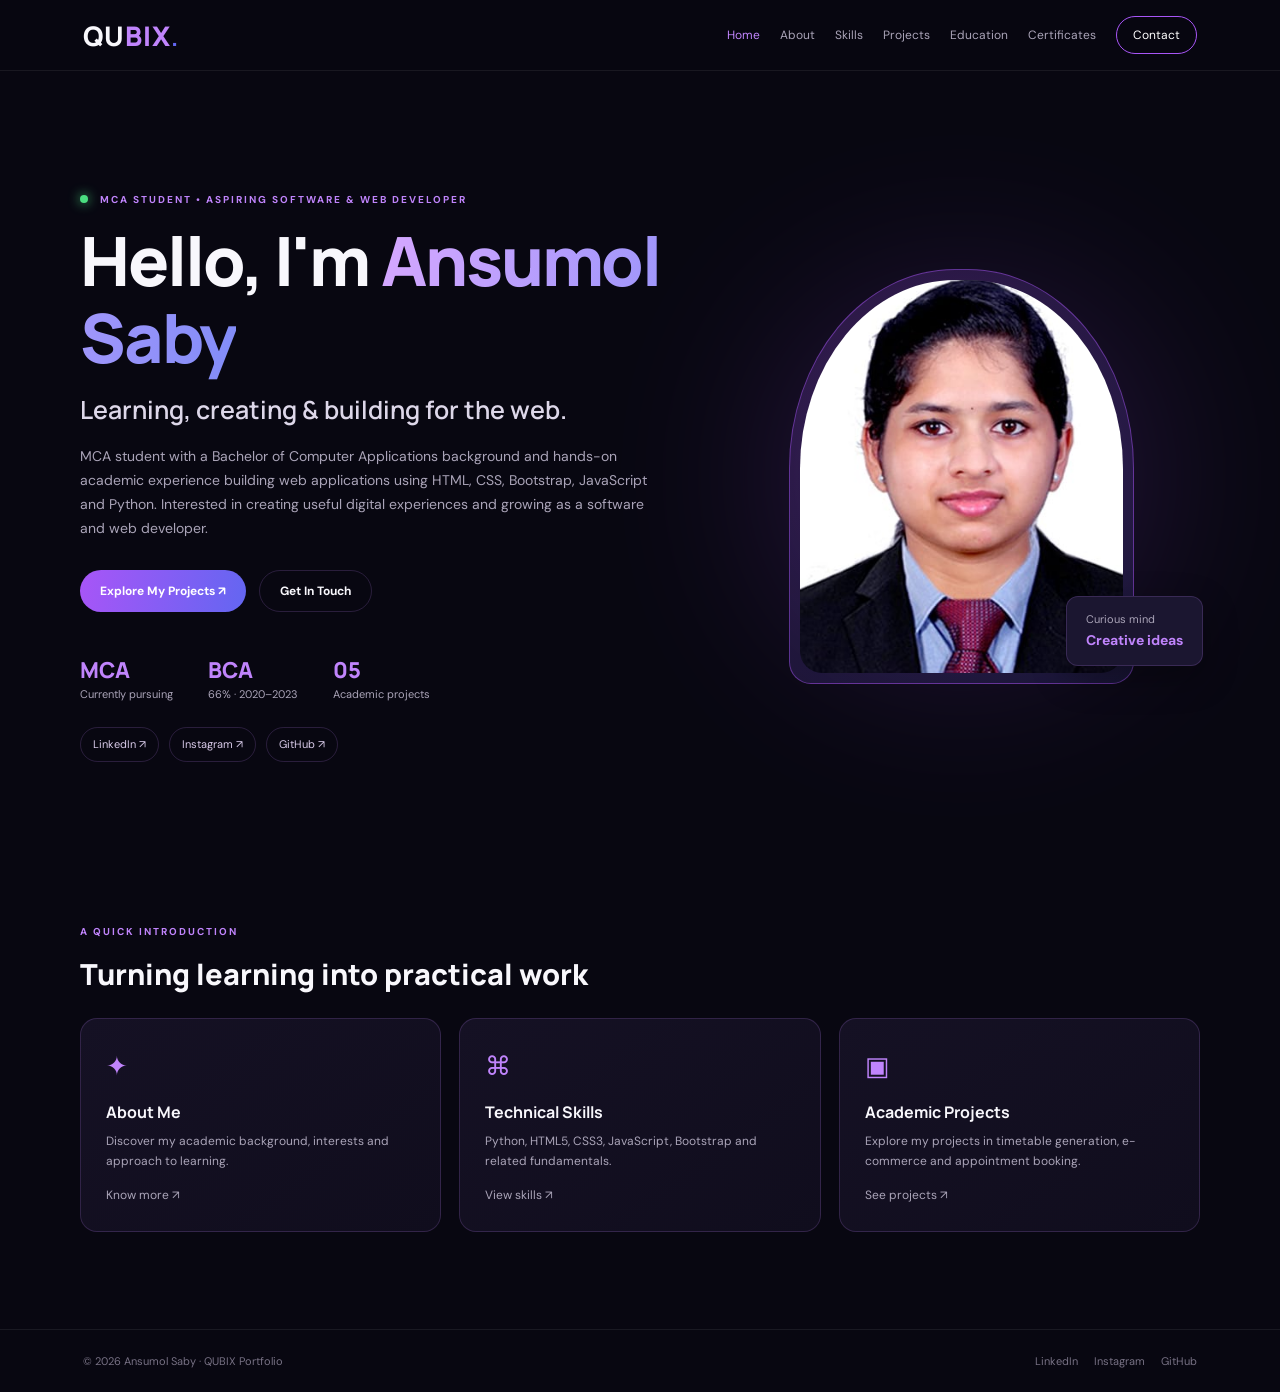
<file: index.html>
<!DOCTYPE html>
<html lang="en"><head><meta charset="UTF-8"><meta name="viewport" content="width=device-width, initial-scale=1.0">
<title>QUBIX | Home</title><meta name="description" content="Ansumol Saby - MCA student and aspiring software and web developer.">
<link rel="stylesheet" href="Assets/css/style.css"></head><body>
<header class="site-header">
<a class="logo" href="index.html">QU<span>BIX</span><small>.</small></a>
<nav class="navbar">
<a class="active" href="index.html">Home</a><a  href="about.html">About</a><a  href="skills.html">Skills</a><a  href="projects.html">Projects</a><a  href="education.html">Education</a><a href="certificates.html">Certificates</a><a class="nav-button " href="contact.html">Contact</a>
</nav></header><main class="page-main"><section class="hero section-wrap">
<div class="hero-content">
<p class="eyebrow"><span class="status-dot"></span> MCA STUDENT • ASPIRING SOFTWARE & WEB DEVELOPER</p>
<h1>Hello, I'm <span class="gradient-text">Ansumol Saby</span></h1>
<h2>Learning, creating & building for the web.</h2>
<p class="description">MCA student with a Bachelor of Computer Applications background and hands-on academic experience building web applications using HTML, CSS, Bootstrap, JavaScript and Python. Interested in creating useful digital experiences and growing as a software and web developer.</p>
<div class="hero-buttons"><a class="primary-btn" href="projects.html">Explore My Projects ↗</a><a class="secondary-btn" href="contact.html">Get In Touch</a></div>
<div class="hero-bottom"><div><strong>MCA</strong><span>Currently pursuing</span></div><div><strong>BCA</strong><span>66% · 2020–2023</span></div><div><strong>05</strong><span>Academic projects</span></div></div>
<div class="social-row"><a href="https://www.linkedin.com/in/ansumol-saby-824773299" target="_blank" rel="noopener">LinkedIn ↗</a><a href="https://www.instagram.com/ansumol_saby" target="_blank" rel="noopener">Instagram ↗</a><a href="https://github.com/Achussachu272" target="_blank" rel="noopener">GitHub ↗</a></div>
</div>
<div class="hero-image"><div class="image-glow"></div><div class="image-frame"><img src="Assets/image/ansu.jpeg" alt="Portrait of Ansumol Saby"></div><div class="floating-text">Curious mind<br><b>Creative ideas</b></div></div>
</section>
<section class="content-section section-wrap"><div class="section-title"><p class="eyebrow">A QUICK INTRODUCTION</p><h2>Turning learning into practical work</h2></div><div class="card-grid three">
<article class="info-card"><div class="card-icon">✦</div><h3>About Me</h3><p>Discover my academic background, interests and approach to learning.</p><p style="margin-top:14px"><a href="about.html">Know more ↗</a></p></article>
<article class="info-card"><div class="card-icon">⌘</div><h3>Technical Skills</h3><p>Python, HTML5, CSS3, JavaScript, Bootstrap and related fundamentals.</p><p style="margin-top:14px"><a href="skills.html">View skills ↗</a></p></article>
<article class="info-card"><div class="card-icon">▣</div><h3>Academic Projects</h3><p>Explore my projects in timetable generation, e-commerce and appointment booking.</p><p style="margin-top:14px"><a href="projects.html">See projects ↗</a></p></article>
</div></section></main><footer class="footer"><p>© 2026 Ansumol Saby · QUBIX Portfolio</p><div class="footer-links"><a href="https://www.linkedin.com/in/ansumol-saby-824773299" target="_blank" rel="noopener">LinkedIn</a><a href="https://www.instagram.com/ansumol_saby" target="_blank" rel="noopener">Instagram</a><a href="https://github.com/Achussachu272" target="_blank" rel="noopener">GitHub</a></div></footer></body></html>
</file>
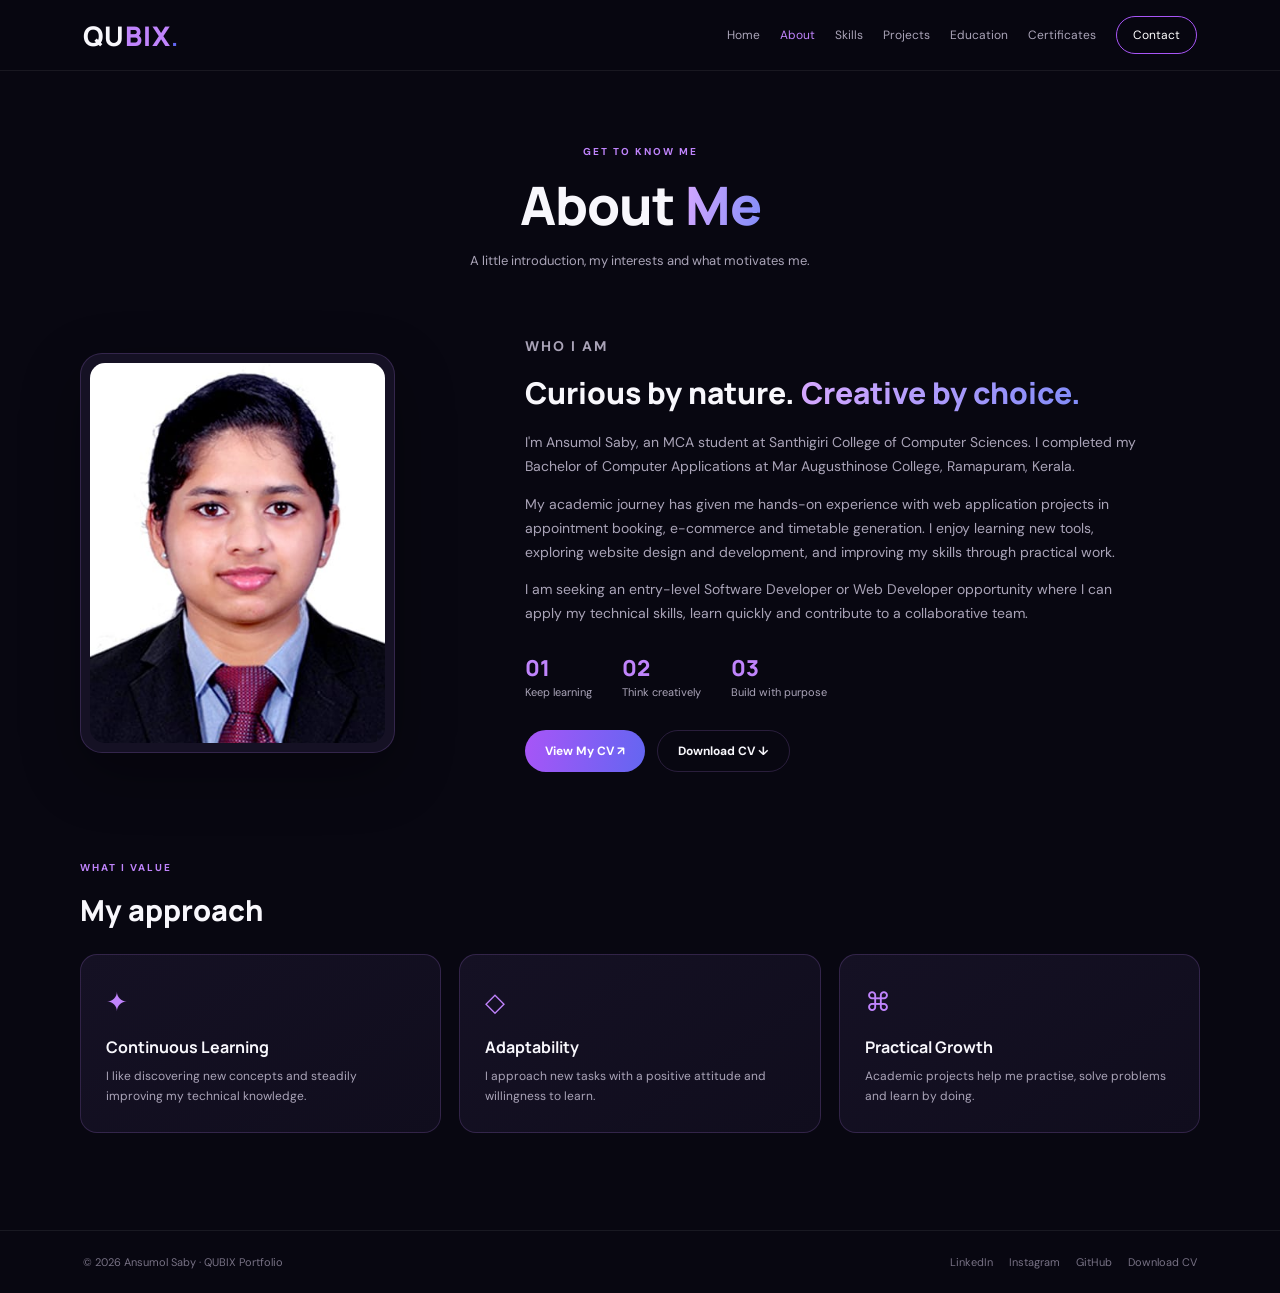
<file: about.html>
<!DOCTYPE html>
<html lang="en"><head><meta charset="UTF-8"><meta name="viewport" content="width=device-width, initial-scale=1.0">
<title>QUBIX | About Me</title><meta name="description" content="Ansumol Saby - MCA student and aspiring software and web developer.">
<link rel="stylesheet" href="Assets/css/style.css"></head><body>
<header class="site-header">
<a class="logo" href="index.html">QU<span>BIX</span><small>.</small></a>
<nav class="navbar">
<a  href="index.html">Home</a><a class="active" href="about.html">About</a><a  href="skills.html">Skills</a><a  href="projects.html">Projects</a><a  href="education.html">Education</a><a href="certificates.html">Certificates</a><a class="nav-button " href="contact.html">Contact</a>
</nav></header><main class="page-main"><section class="page-heading"><p class="eyebrow">GET TO KNOW ME</p><h1>About <span class="gradient-text">Me</span></h1><p>A little introduction, my interests and what motivates me.</p></section>
<section class="about-layout section-wrap"><div class="about-photo"><img src="Assets/image/ansu.jpeg" alt="Ansumol Saby"></div><div class="about-copy"><p class="eyebrow">WHO I AM</p><h2>Curious by nature. <span class="gradient-text">Creative by choice.</span></h2>
<p>I'm Ansumol Saby, an MCA student at Santhigiri College of Computer Sciences. I completed my Bachelor of Computer Applications at Mar Augusthinose College, Ramapuram, Kerala.</p>
<p>My academic journey has given me hands-on experience with web application projects in appointment booking, e-commerce and timetable generation. I enjoy learning new tools, exploring website design and development, and improving my skills through practical work.</p>
<p>I am seeking an entry-level Software Developer or Web Developer opportunity where I can apply my technical skills, learn quickly and contribute to a collaborative team.</p>
<div class="about-facts"><div><strong>01</strong><span>Keep learning</span></div><div><strong>02</strong><span>Think creatively</span></div><div><strong>03</strong><span>Build with purpose</span></div></div>
<div class="about-cv-action"><a class="primary-btn" href="Assets/document/Ansumol_Saby_Resume.pdf" target="_blank" rel="noopener">View My CV ↗</a><a class="secondary-btn" href="Assets/document/Ansumol_Saby_Resume.pdf" download>Download CV ↓</a></div></div></section>
<section class="content-section section-wrap"><div class="section-title"><p class="eyebrow">WHAT I VALUE</p><h2>My approach</h2></div><div class="card-grid three">
<article class="info-card"><div class="card-icon">✦</div><h3>Continuous Learning</h3><p>I like discovering new concepts and steadily improving my technical knowledge.</p></article>
<article class="info-card"><div class="card-icon">◇</div><h3>Adaptability</h3><p>I approach new tasks with a positive attitude and willingness to learn.</p></article>
<article class="info-card"><div class="card-icon">⌘</div><h3>Practical Growth</h3><p>Academic projects help me practise, solve problems and learn by doing.</p></article></div></section></main><footer class="footer"><p>© 2026 Ansumol Saby · QUBIX Portfolio</p><div class="footer-links"><a href="https://www.linkedin.com/in/ansumol-saby-824773299" target="_blank" rel="noopener">LinkedIn</a><a href="https://www.instagram.com/ansumol_saby" target="_blank" rel="noopener">Instagram</a><a href="https://github.com/Achussachu272" target="_blank" rel="noopener">GitHub</a><a href="Assets/document/Ansumol_Saby_Resume.pdf" download>Download CV</a></div></footer></body></html>
</file>
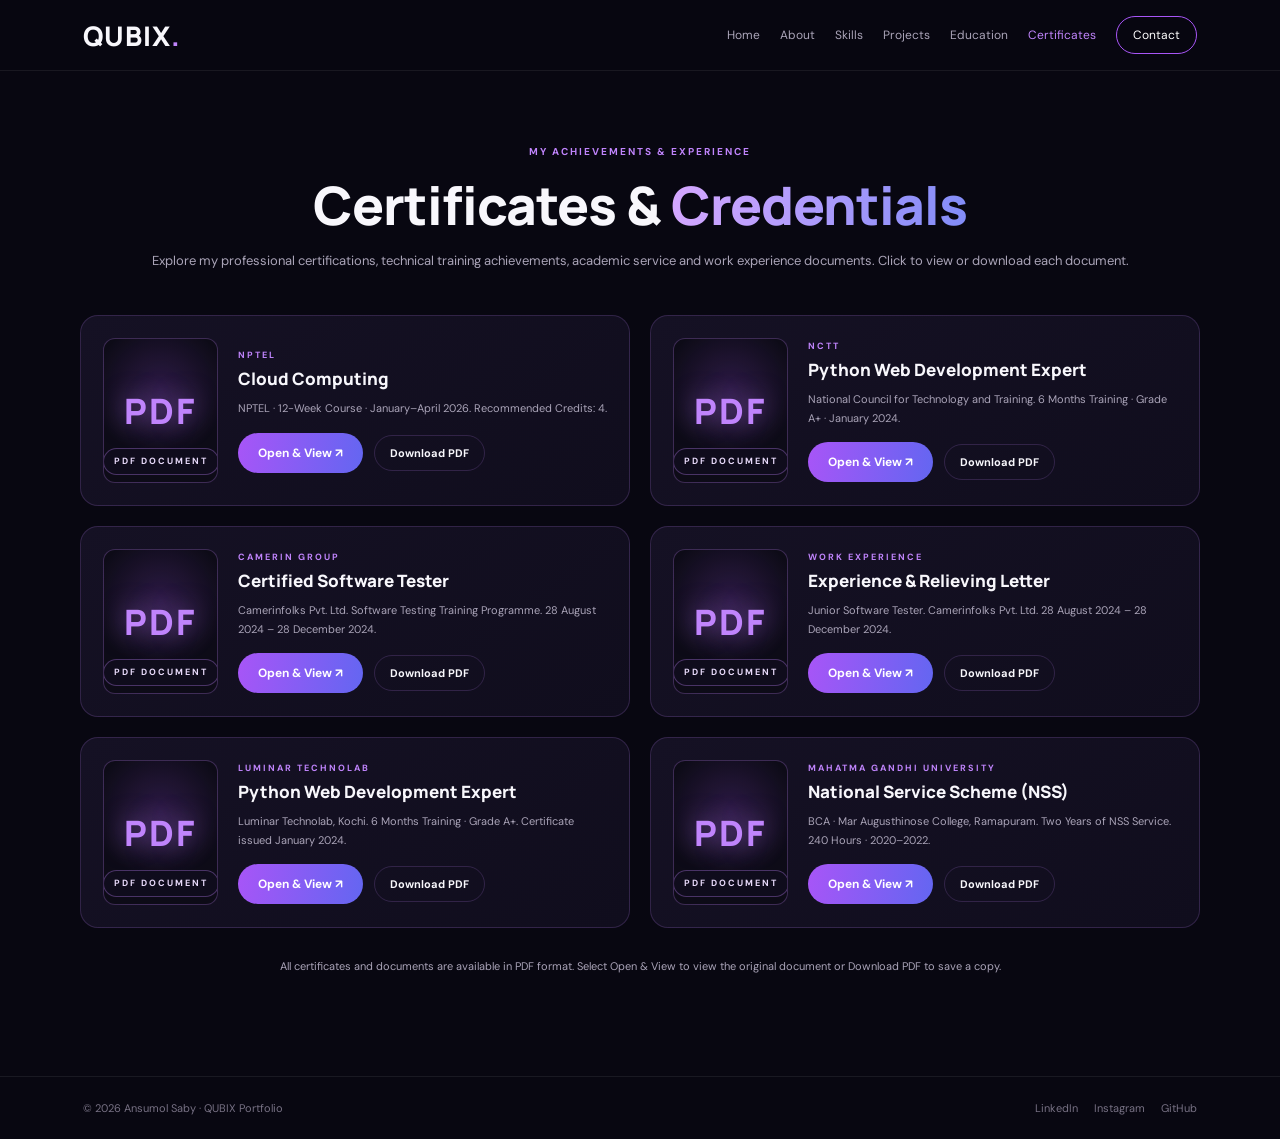
<file: certificates.html>
<!DOCTYPE html>
<html lang="en">

<head>
    <meta charset="UTF-8">
    <meta name="viewport" content="width=device-width, initial-scale=1.0">

    <title>Certificates | Ansumol Saby</title>

    <link rel="stylesheet" href="Assets/css/style.css">
</head>

<body>

    <!-- HEADER -->
    <header class="site-header">

        <a class="logo" href="index.html">QUBIX<span>.</span></a>

        <nav class="navbar">
            <a href="index.html">Home</a>
            <a href="about.html">About</a>
            <a href="skills.html">Skills</a>
            <a href="projects.html">Projects</a>
            <a href="education.html">Education</a>
            <a class="active" href="certificates.html">Certificates</a>
            <a class="nav-button" href="contact.html">Contact</a>
        </nav>

    </header>


    <main class="page-main">

        <!-- PAGE HEADING -->
        <section class="page-heading">

            <p class="eyebrow">MY ACHIEVEMENTS & EXPERIENCE</p>

            <h1>
                Certificates &
                <span class="gradient-text">Credentials</span>
            </h1>

            <p>
                Explore my professional certifications, technical training
                achievements, academic service and work experience documents.
                Click to view or download each document.
            </p>

        </section>


        <!-- CERTIFICATE GRID -->
        <section class="section-wrap certificate-grid">


            <!-- 1. NPTEL CERTIFICATE -->
            <article class="certificate-card">

                <div class="certificate-preview pdf-preview">
                    <span>PDF DOCUMENT</span>
                    <div class="certificate-symbol">PDF</div>
                </div>

                <div class="certificate-info">

                    <p class="eyebrow">NPTEL</p>

                    <h2>Cloud Computing</h2>

                    <p>
                        NPTEL · 12-Week Course · January–April 2026.
                        Recommended Credits: 4.
                    </p>

                    <a class="primary-btn"
                       href="Assets/certificates/NPTEL_Cloud_Computing.pdf"
                       target="_blank"
                       rel="noopener">
                        Open & View ↗
                    </a>

                    <a class="secondary-btn cert-download"
                       href="Assets/certificates/NPTEL_Cloud_Computing.pdf"
                       download>
                        Download PDF
                    </a>

                </div>

            </article>


            <!-- 2. NCTT CERTIFICATE -->
            <article class="certificate-card">

                <div class="certificate-preview pdf-preview">
                    <span>PDF DOCUMENT</span>
                    <div class="certificate-symbol">PDF</div>
                </div>

                <div class="certificate-info">

                    <p class="eyebrow">NCTT</p>

                    <h2>Python Web Development Expert</h2>

                    <p>
                        National Council for Technology and Training.
                        6 Months Training · Grade A+ · January 2024.
                    </p>

                    <a class="primary-btn"
                       href="Assets/certificates/Luminar_national1.pdf"
                       target="_blank"
                       rel="noopener">
                        Open & View ↗
                    </a>

                    <a class="secondary-btn cert-download"
                       href="Assets/certificates/Luminar_national1.pdf"
                       download>
                        Download PDF
                    </a>

                </div>

            </article>


            <!-- 3. CAMERIN GROUP CERTIFICATE -->
            <article class="certificate-card">

                <div class="certificate-preview pdf-preview">
                    <span>PDF DOCUMENT</span>
                    <div class="certificate-symbol">PDF</div>
                </div>

                <div class="certificate-info">

                    <p class="eyebrow">CAMERIN GROUP</p>

                    <h2>Certified Software Tester</h2>

                    <p>
                        Camerinfolks Pvt. Ltd.
                        Software Testing Training Programme.
                        28 August 2024 – 28 December 2024.
                    </p>

                    <a class="primary-btn"
                       href="Assets/certificates/Camerinfolks_Certificate.pdf"
                       target="_blank"
                       rel="noopener">
                        Open & View ↗
                    </a>

                    <a class="secondary-btn cert-download"
                       href="Assets/certificates/Camerinfolks_Certificate.pdf"
                       download>
                        Download PDF
                    </a>

                </div>

            </article>


            <!-- 4. EXPERIENCE LETTER -->
            <article class="certificate-card">

                <div class="certificate-preview pdf-preview">
                    <span>PDF DOCUMENT</span>
                    <div class="certificate-symbol">PDF</div>
                </div>

                <div class="certificate-info">

                    <p class="eyebrow">WORK EXPERIENCE</p>

                    <h2>Experience & Relieving Letter</h2>

                    <p>
                        Junior Software Tester.
                        Camerinfolks Pvt. Ltd.
                        28 August 2024 – 28 December 2024.
                    </p>

                    <a class="primary-btn"
                       href="Assets/certificates/camerinfolks_internship1.pdf"
                       target="_blank"
                       rel="noopener">
                        Open & View ↗
                    </a>

                    <a class="secondary-btn cert-download"
                       href="Assets/certificates/camerinfolks_internship1.pdf"
                       download>
                        Download PDF
                    </a>

                </div>

            </article>


            <!-- 5. LUMINAR TECHNOLAB CERTIFICATE -->
            <article class="certificate-card">

                <div class="certificate-preview pdf-preview">
                    <span>PDF DOCUMENT</span>
                    <div class="certificate-symbol">PDF</div>
                </div>

                <div class="certificate-info">

                    <p class="eyebrow">LUMINAR TECHNOLAB</p>

                    <h2>Python Web Development Expert</h2>

                    <p>
                        Luminar Technolab, Kochi.
                        6 Months Training · Grade A+.
                        Certificate issued January 2024.
                    </p>

                    <a class="primary-btn"
                       href="Assets/certificates/Luminar_Certificate.pdf"
                       target="_blank"
                       rel="noopener">
                        Open & View ↗
                    </a>

                    <a class="secondary-btn cert-download"
                       href="Assets/certificates/Luminar_Certificate.pdf"
                       download>
                        Download PDF
                    </a>

                </div>

            </article>


            <!-- 6. NSS CERTIFICATE -->
            <article class="certificate-card">

                <div class="certificate-preview pdf-preview">
                    <span>PDF DOCUMENT</span>
                    <div class="certificate-symbol">PDF</div>
                </div>

                <div class="certificate-info">

                    <p class="eyebrow">MAHATMA GANDHI UNIVERSITY</p>

                    <h2>National Service Scheme (NSS)</h2>

                    <p>
                        BCA · Mar Augusthinose College, Ramapuram.
                        Two Years of NSS Service.
                        240 Hours · 2020–2022.
                    </p>

                    <a class="primary-btn"
                       href="Assets/certificates/NSS_Certificate.pdf"
                       target="_blank"
                       rel="noopener">
                        Open & View ↗
                    </a>

                    <a class="secondary-btn cert-download"
                       href="Assets/certificates/NSS_Certificate.pdf"
                       download>
                        Download PDF
                    </a>

                </div>

            </article>


        </section>


        <!-- CERTIFICATE NOTE -->
        <section class="section-wrap certificate-note">

            <p>
                All certificates and documents are available in PDF format.
                Select Open & View to view the original document or
                Download PDF to save a copy.
            </p>

        </section>

    </main>


    <!-- FOOTER -->
    <footer class="footer">

        <p>© 2026 Ansumol Saby · QUBIX Portfolio</p>

        <div class="footer-links">

            <a href="https://www.linkedin.com/in/ansumol-saby-824773299"
               target="_blank"
               rel="noopener">LinkedIn</a>

            <a href="https://www.instagram.com/ansumol_saby"
               target="_blank"
               rel="noopener">Instagram</a>

            <a href="https://github.com/Achussachu272"
               target="_blank"
               rel="noopener">GitHub</a>

        </div>

    </footer>

</body>
</html>
</file>
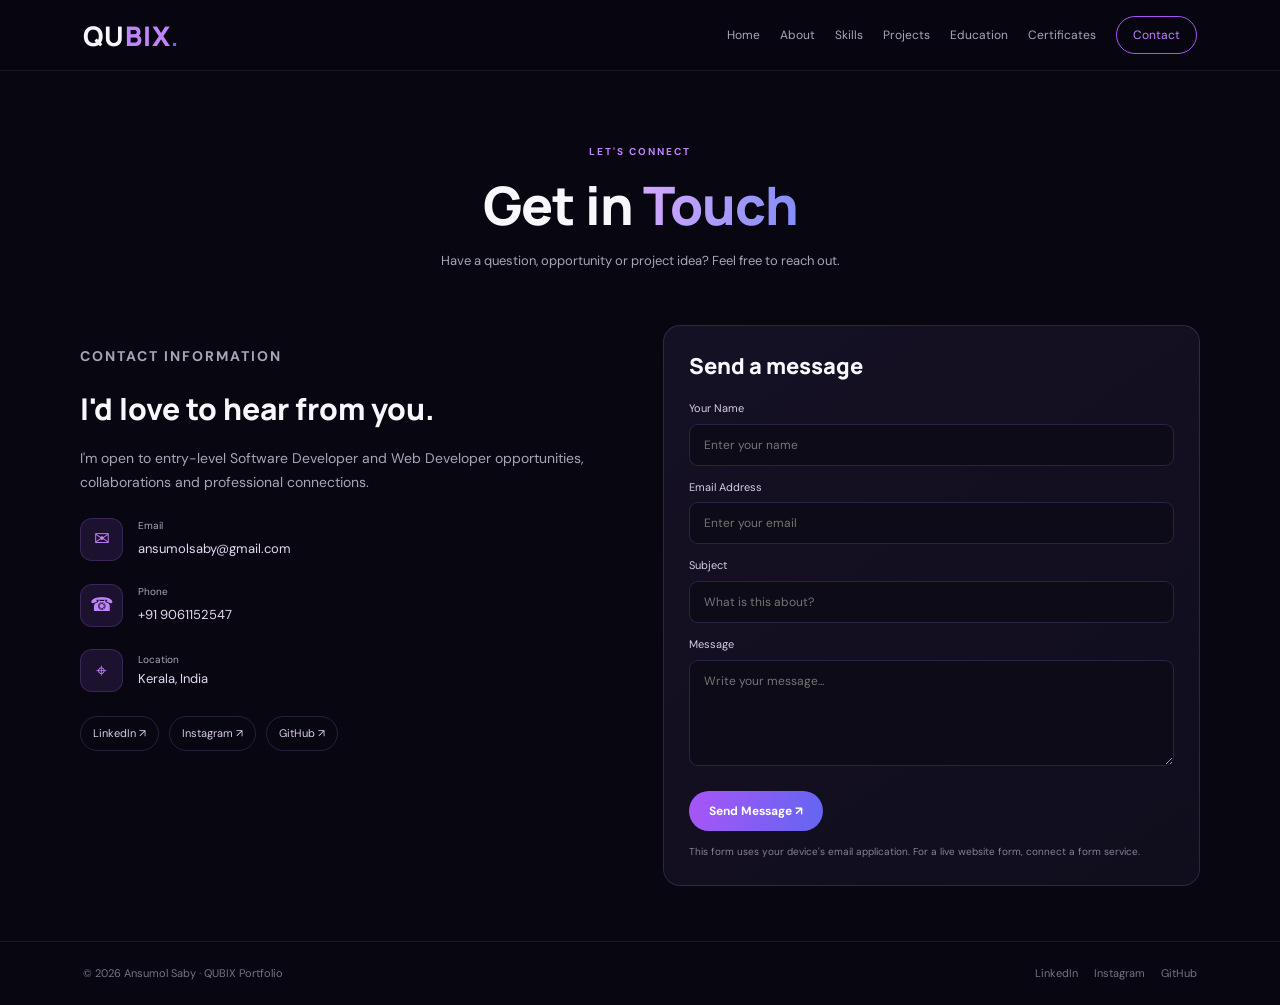
<file: contact.html>
<!DOCTYPE html>
<html lang="en"><head><meta charset="UTF-8"><meta name="viewport" content="width=device-width, initial-scale=1.0">
<title>QUBIX | Contact</title><meta name="description" content="Ansumol Saby - MCA student and aspiring software and web developer.">
<link rel="stylesheet" href="Assets/css/style.css"></head><body>
<header class="site-header">
<a class="logo" href="index.html">QU<span>BIX</span><small>.</small></a>
<nav class="navbar">
<a  href="index.html">Home</a><a  href="about.html">About</a><a  href="skills.html">Skills</a><a  href="projects.html">Projects</a><a  href="education.html">Education</a><a href="certificates.html">Certificates</a><a class="nav-button active" href="contact.html">Contact</a>
</nav></header><main class="page-main"><section class="page-heading"><p class="eyebrow">LET'S CONNECT</p><h1>Get in <span class="gradient-text">Touch</span></h1><p>Have a question, opportunity or project idea? Feel free to reach out.</p></section>
<section class="contact-layout section-wrap"><div class="contact-copy"><p class="eyebrow">CONTACT INFORMATION</p><h2>I'd love to hear from you.</h2><p>I'm open to entry-level Software Developer and Web Developer opportunities, collaborations and professional connections.</p>
<div class="contact-detail"><span class="contact-icon">✉</span><div><small>Email</small><a href="mailto:ansumolsaby@gmail.com">ansumolsaby@gmail.com</a></div></div>
<div class="contact-detail"><span class="contact-icon">☎</span><div><small>Phone</small><a href="tel:+919061152547">+91 9061152547</a></div></div>
<div class="contact-detail"><span class="contact-icon">⌖</span><div><small>Location</small><p>Kerala, India</p></div></div>
<div class="social-row"><a href="https://www.linkedin.com/in/ansumol-saby-824773299" target="_blank" rel="noopener">LinkedIn ↗</a><a href="https://www.instagram.com/ansumol_saby" target="_blank" rel="noopener">Instagram ↗</a><a href="https://github.com/Achussachu272" target="_blank" rel="noopener">GitHub ↗</a></div>
<div style="margin-top:25px"></div>
</div>
<form class="contact-form" action="mailto:ansumolsaby@gmail.com" method="post" enctype="text/plain">
<h2>Send a message</h2><label for="name">Your Name</label><input id="name" name="Name" type="text" placeholder="Enter your name" required>
<label for="email">Email Address</label><input id="email" name="Email" type="email" placeholder="Enter your email" required>
<label for="subject">Subject</label><input id="subject" name="Subject" type="text" placeholder="What is this about?">
<label for="message">Message</label><textarea id="message" name="Message" rows="5" placeholder="Write your message..." required></textarea>
<button class="primary-btn" type="submit">Send Message ↗</button><p class="form-note">This form uses your device's email application. For a live website form, connect a form service.</p></form></section></main><footer class="footer"><p>© 2026 Ansumol Saby · QUBIX Portfolio</p><div class="footer-links"><a href="https://www.linkedin.com/in/ansumol-saby-824773299" target="_blank" rel="noopener">LinkedIn</a><a href="https://www.instagram.com/ansumol_saby" target="_blank" rel="noopener">Instagram</a><a href="https://github.com/Achussachu272" target="_blank" rel="noopener">GitHub</a></div></footer></body></html>
</file>
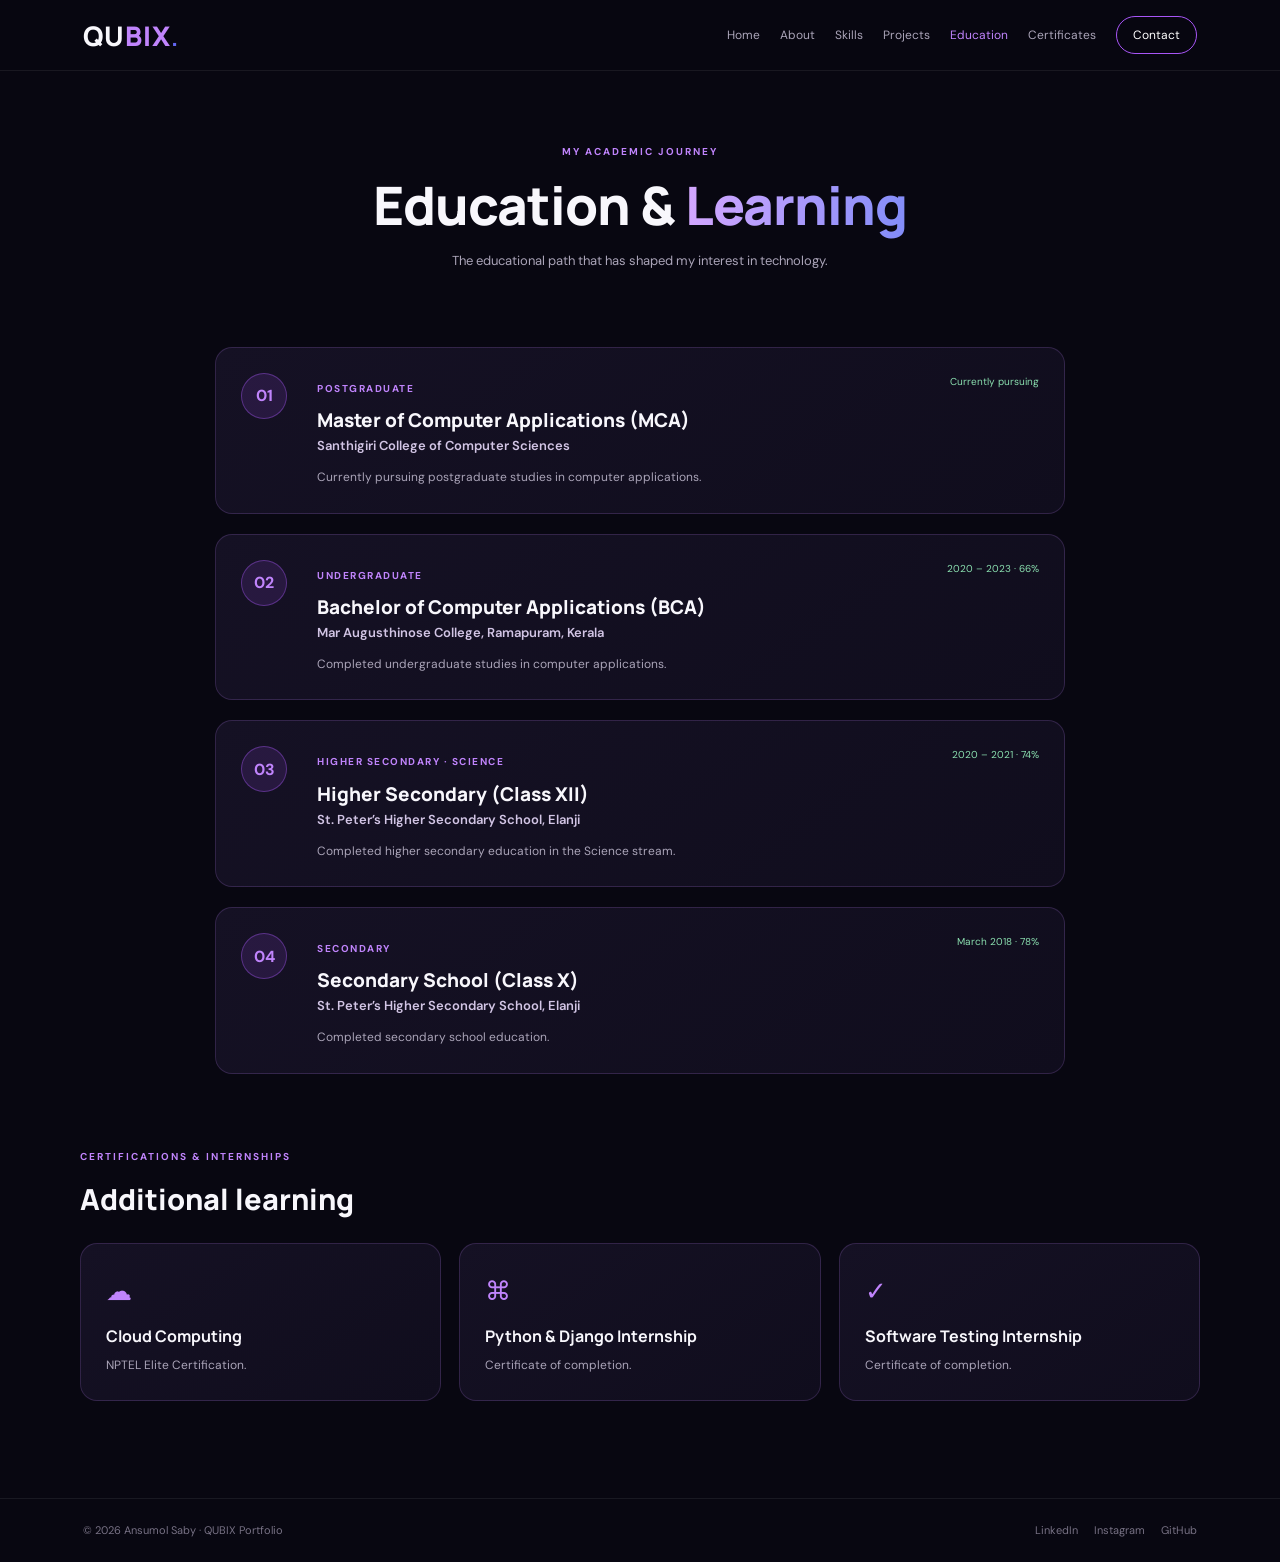
<file: education.html>
<!DOCTYPE html>
<html lang="en"><head><meta charset="UTF-8"><meta name="viewport" content="width=device-width, initial-scale=1.0">
<title>QUBIX | Education</title><meta name="description" content="Ansumol Saby - MCA student and aspiring software and web developer.">
<link rel="stylesheet" href="Assets/css/style.css"></head><body>
<header class="site-header">
<a class="logo" href="index.html">QU<span>BIX</span><small>.</small></a>
<nav class="navbar">
<a  href="index.html">Home</a><a  href="about.html">About</a><a  href="skills.html">Skills</a><a  href="projects.html">Projects</a><a class="active" href="education.html">Education</a><a href="certificates.html">Certificates</a><a class="nav-button " href="contact.html">Contact</a>
</nav></header><main class="page-main"><section class="page-heading"><p class="eyebrow">MY ACADEMIC JOURNEY</p><h1>Education & <span class="gradient-text">Learning</span></h1><p>The educational path that has shaped my interest in technology.</p></section>
<section class="content-section section-wrap"><div class="education-timeline">
<article class="education-card"><div class="edu-marker">01</div><div class="edu-content"><span class="edu-level">POSTGRADUATE</span><span class="edu-state">Currently pursuing</span><h2>Master of Computer Applications (MCA)</h2><h3>Santhigiri College of Computer Sciences</h3><p>Currently pursuing postgraduate studies in computer applications.</p></div></article>
<article class="education-card"><div class="edu-marker">02</div><div class="edu-content"><span class="edu-level">UNDERGRADUATE</span><span class="edu-state">2020 – 2023 · 66%</span><h2>Bachelor of Computer Applications (BCA)</h2><h3>Mar Augusthinose College, Ramapuram, Kerala</h3><p>Completed undergraduate studies in computer applications.</p></div></article>
<article class="education-card"><div class="edu-marker">03</div><div class="edu-content"><span class="edu-level">HIGHER SECONDARY · SCIENCE</span><span class="edu-state">2020 – 2021 · 74%</span><h2>Higher Secondary (Class XII)</h2><h3>St. Peter’s Higher Secondary School, Elanji</h3><p>Completed higher secondary education in the Science stream.</p></div></article>
<article class="education-card"><div class="edu-marker">04</div><div class="edu-content"><span class="edu-level">SECONDARY</span><span class="edu-state">March 2018 · 78%</span><h2>Secondary School (Class X)</h2><h3>St. Peter’s Higher Secondary School, Elanji</h3><p>Completed secondary school education.</p></div></article>
</div></section>
<section class="content-section section-wrap"><div class="section-title"><p class="eyebrow">CERTIFICATIONS & INTERNSHIPS</p><h2>Additional learning</h2></div><div class="card-grid three">
<article class="info-card"><div class="card-icon">☁</div><h3>Cloud Computing</h3><p>NPTEL Elite Certification.</p></article>
<article class="info-card"><div class="card-icon">⌘</div><h3>Python & Django Internship</h3><p>Certificate of completion.</p></article>
<article class="info-card"><div class="card-icon">✓</div><h3>Software Testing Internship</h3><p>Certificate of completion.</p></article>
</div></section></main><footer class="footer"><p>© 2026 Ansumol Saby · QUBIX Portfolio</p><div class="footer-links"><a href="https://www.linkedin.com/in/ansumol-saby-824773299" target="_blank" rel="noopener">LinkedIn</a><a href="https://www.instagram.com/ansumol_saby" target="_blank" rel="noopener">Instagram</a><a href="https://github.com/Achussachu272" target="_blank" rel="noopener">GitHub</a></div></footer></body></html>
</file>
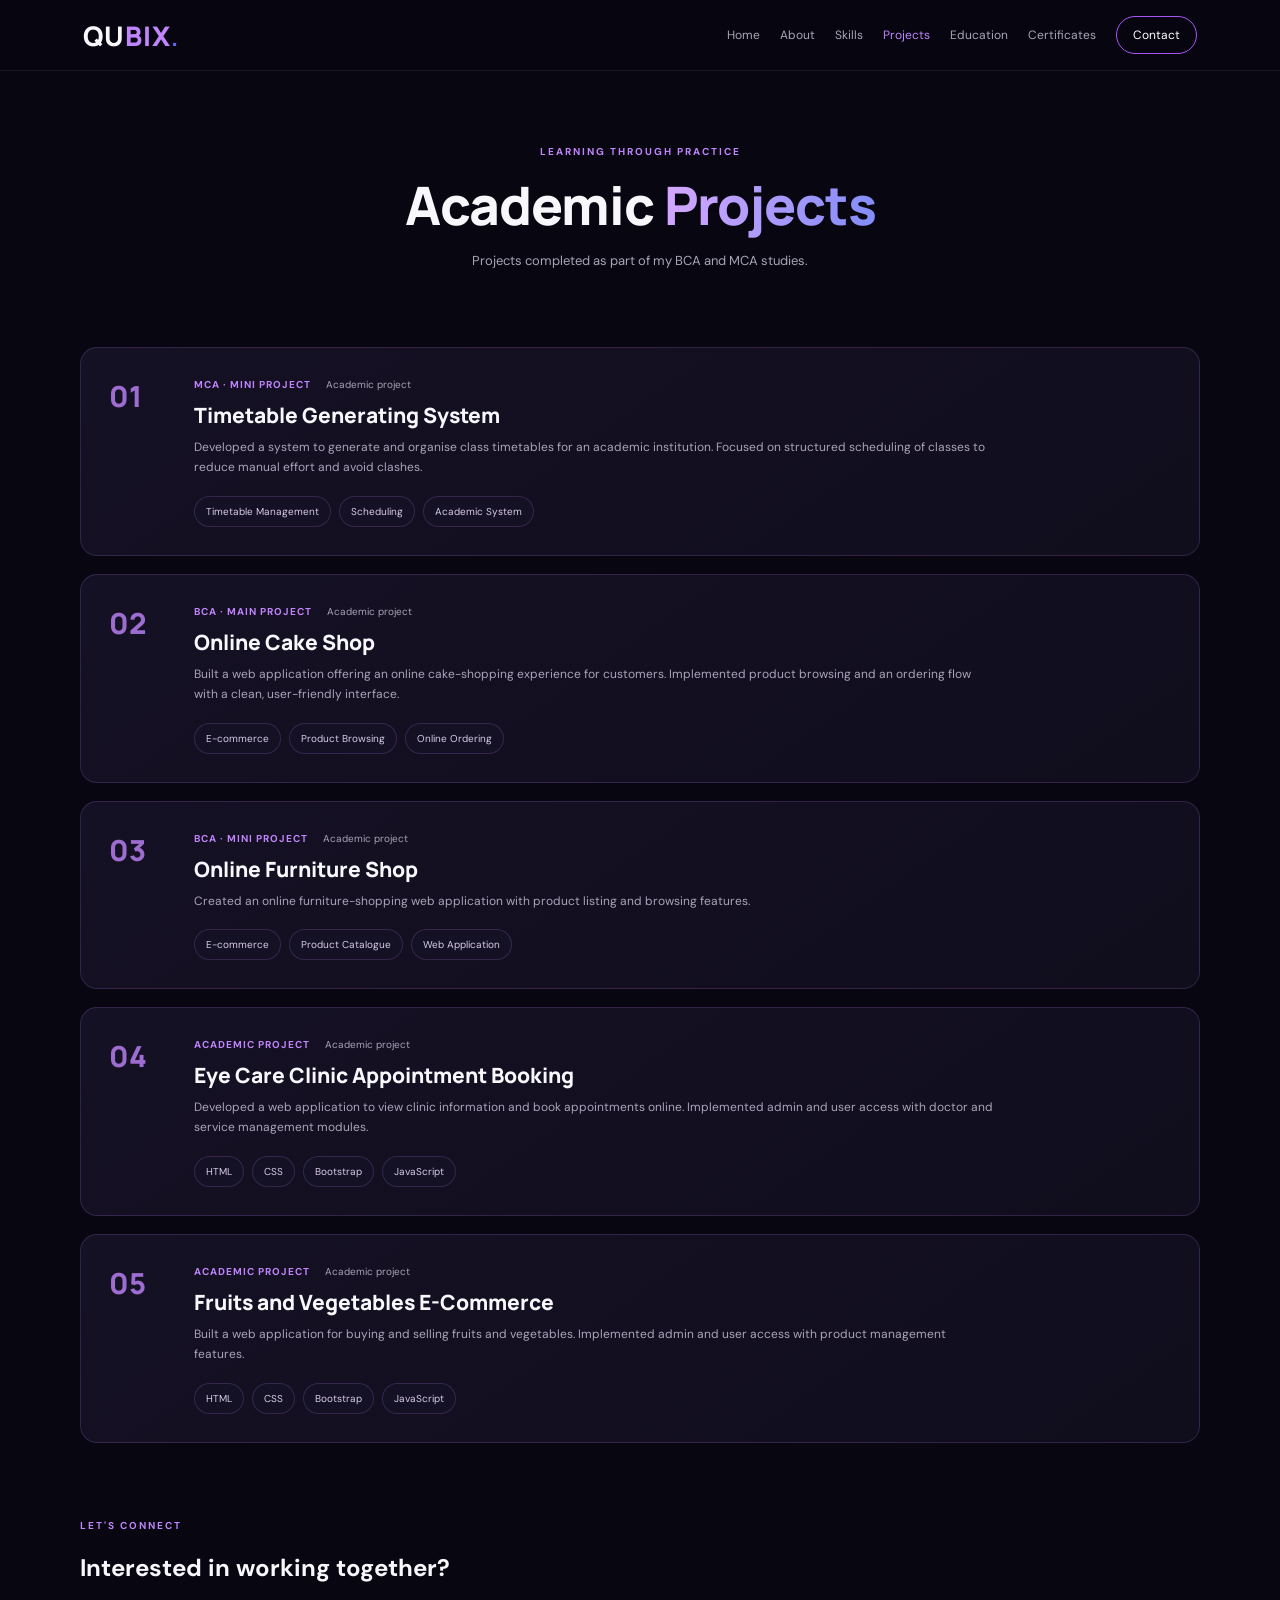
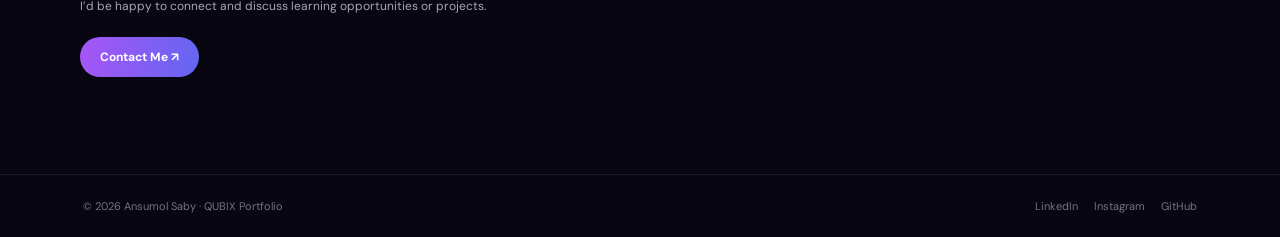
<file: projects.html>
<!DOCTYPE html>
<html lang="en"><head><meta charset="UTF-8"><meta name="viewport" content="width=device-width, initial-scale=1.0">
<title>QUBIX | Projects</title><meta name="description" content="Ansumol Saby - MCA student and aspiring software and web developer.">
<link rel="stylesheet" href="Assets/css/style.css"></head><body>
<header class="site-header">
<a class="logo" href="index.html">QU<span>BIX</span><small>.</small></a>
<nav class="navbar">
<a  href="index.html">Home</a><a  href="about.html">About</a><a  href="skills.html">Skills</a><a class="active" href="projects.html">Projects</a><a  href="education.html">Education</a><a href="certificates.html">Certificates</a><a class="nav-button " href="contact.html">Contact</a>
</nav></header><main class="page-main"><section class="page-heading"><p class="eyebrow">LEARNING THROUGH PRACTICE</p><h1>Academic <span class="gradient-text">Projects</span></h1><p>Projects completed as part of my BCA and MCA studies.</p></section>
<section class="content-section section-wrap"><div class="project-list"><article class="project-card"><div class="project-number">01</div><div class="project-body"><div class="project-meta"><span>MCA · MINI PROJECT</span><span class="project-status">Academic project</span></div><h2>Timetable Generating System</h2><p>Developed a system to generate and organise class timetables for an academic institution. Focused on structured scheduling of classes to reduce manual effort and avoid clashes.</p><div class="tag-list compact"><span>Timetable Management</span><span>Scheduling</span><span>Academic System</span></div></div></article>
<article class="project-card"><div class="project-number">02</div><div class="project-body"><div class="project-meta"><span>BCA · MAIN PROJECT</span><span class="project-status">Academic project</span></div><h2>Online Cake Shop</h2><p>Built a web application offering an online cake-shopping experience for customers. Implemented product browsing and an ordering flow with a clean, user-friendly interface.</p><div class="tag-list compact"><span>E-commerce</span><span>Product Browsing</span><span>Online Ordering</span></div></div></article>
<article class="project-card"><div class="project-number">03</div><div class="project-body"><div class="project-meta"><span>BCA · MINI PROJECT</span><span class="project-status">Academic project</span></div><h2>Online Furniture Shop</h2><p>Created an online furniture-shopping web application with product listing and browsing features.</p><div class="tag-list compact"><span>E-commerce</span><span>Product Catalogue</span><span>Web Application</span></div></div></article>
<article class="project-card"><div class="project-number">04</div><div class="project-body"><div class="project-meta"><span>ACADEMIC PROJECT</span><span class="project-status">Academic project</span></div><h2>Eye Care Clinic Appointment Booking</h2><p>Developed a web application to view clinic information and book appointments online. Implemented admin and user access with doctor and service management modules.</p><div class="tag-list compact"><span>HTML</span><span>CSS</span><span>Bootstrap</span><span>JavaScript</span></div></div></article>
<article class="project-card"><div class="project-number">05</div><div class="project-body"><div class="project-meta"><span>ACADEMIC PROJECT</span><span class="project-status">Academic project</span></div><h2>Fruits and Vegetables E-Commerce</h2><p>Built a web application for buying and selling fruits and vegetables. Implemented admin and user access with product management features.</p><div class="tag-list compact"><span>HTML</span><span>CSS</span><span>Bootstrap</span><span>JavaScript</span></div></div></article>
</div></section>
<section class="content-section section-wrap"><div class="callout"><p class="eyebrow">LET'S CONNECT</p><h2>Interested in working together?</h2><p style="color:var(--muted);font-size:12px;margin:8px 0 20px">I’d be happy to connect and discuss learning opportunities or projects.</p><a class="primary-btn" href="contact.html">Contact Me ↗</a></div></section></main><footer class="footer"><p>© 2026 Ansumol Saby · QUBIX Portfolio</p><div class="footer-links"><a href="https://www.linkedin.com/in/ansumol-saby-824773299" target="_blank" rel="noopener">LinkedIn</a><a href="https://www.instagram.com/ansumol_saby" target="_blank" rel="noopener">Instagram</a><a href="https://github.com/Achussachu272" target="_blank" rel="noopener">GitHub</a></div></footer></body></html>
</file>
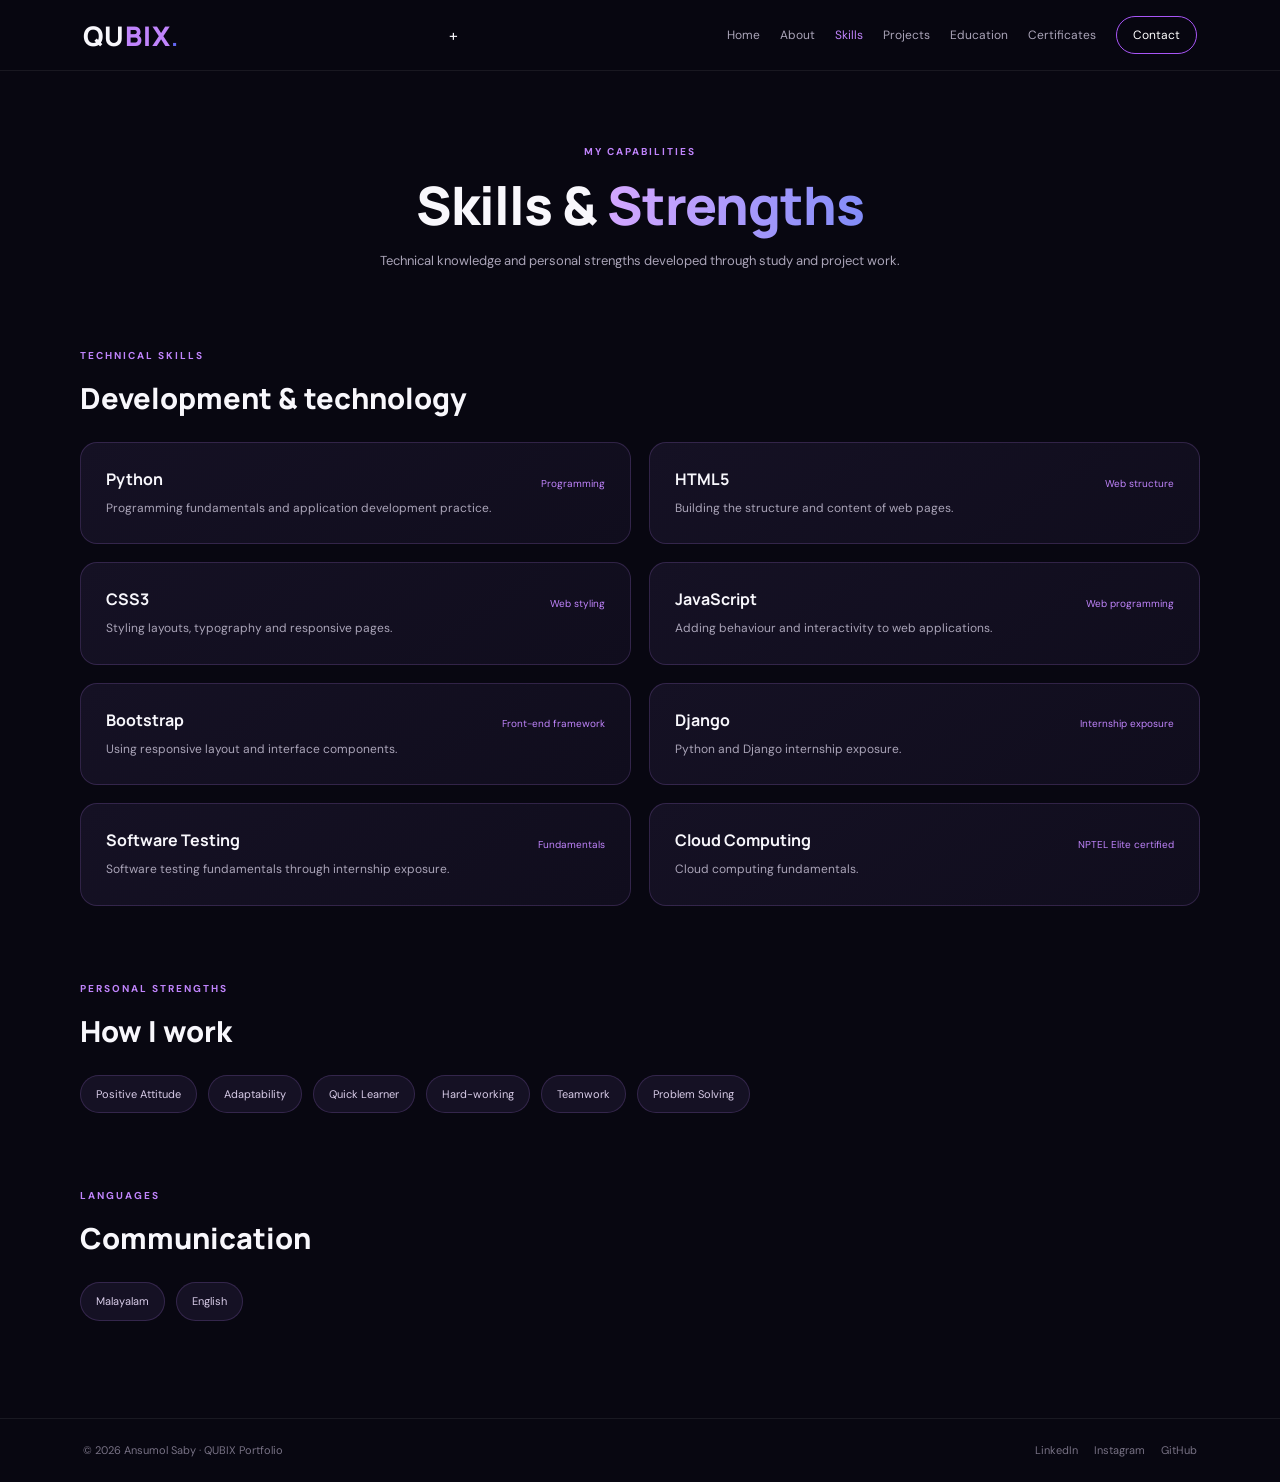
<file: skills.html>
<!DOCTYPE html>
<html lang="en"><head><meta charset="UTF-8"><meta name="viewport" content="width=device-width, initial-scale=1.0">
<title>QUBIX | Skills</title><meta name="description" content="Ansumol Saby - MCA student and aspiring software and web developer.">
<link rel="stylesheet" href="Assets/css/style.css"></head><body>
<header class="site-header">
<a class="logo" href="index.html">QU<span>BIX</span><small>.</small></a>+
<nav class="navbar">
<a  href="index.html">Home</a><a  href="about.html">About</a><a class="active" href="skills.html">Skills</a><a  href="projects.html">Projects</a><a  href="education.html">Education</a><a href="certificates.html">Certificates</a><a class="nav-button " href="contact.html">Contact</a>
</nav></header><main class="page-main"><section class="page-heading"><p class="eyebrow">MY CAPABILITIES</p><h1>Skills & <span class="gradient-text">Strengths</span></h1><p>Technical knowledge and personal strengths developed through study and project work.</p></section>
<section class="content-section section-wrap"><div class="section-title"><p class="eyebrow">TECHNICAL SKILLS</p><h2>Development & technology</h2></div><div class="card-grid two">
<article class="skill-card"><div class="skill-heading"><h3>Python</h3><span>Programming</span></div><p>Programming fundamentals and application development practice.</p></article>
<article class="skill-card"><div class="skill-heading"><h3>HTML5</h3><span>Web structure</span></div><p>Building the structure and content of web pages.</p></article>
<article class="skill-card"><div class="skill-heading"><h3>CSS3</h3><span>Web styling</span></div><p>Styling layouts, typography and responsive pages.</p></article>
<article class="skill-card"><div class="skill-heading"><h3>JavaScript</h3><span>Web programming</span></div><p>Adding behaviour and interactivity to web applications.</p></article>
<article class="skill-card"><div class="skill-heading"><h3>Bootstrap</h3><span>Front-end framework</span></div><p>Using responsive layout and interface components.</p></article>
<article class="skill-card"><div class="skill-heading"><h3>Django</h3><span>Internship exposure</span></div><p>Python and Django internship exposure.</p></article>
<article class="skill-card"><div class="skill-heading"><h3>Software Testing</h3><span>Fundamentals</span></div><p>Software testing fundamentals through internship exposure.</p></article>
<article class="skill-card"><div class="skill-heading"><h3>Cloud Computing</h3><span>NPTEL Elite certified</span></div><p>Cloud computing fundamentals.</p></article>
</div></section>
<section class="content-section section-wrap"><div class="section-title"><p class="eyebrow">PERSONAL STRENGTHS</p><h2>How I work</h2></div><div class="tag-list"><span>Positive Attitude</span><span>Adaptability</span><span>Quick Learner</span><span>Hard-working</span><span>Teamwork</span><span>Problem Solving</span></div></section>
<section class="content-section section-wrap"><div class="section-title"><p class="eyebrow">LANGUAGES</p><h2>Communication</h2></div><div class="tag-list"><span>Malayalam</span><span>English</span></div></section></main><footer class="footer"><p>© 2026 Ansumol Saby · QUBIX Portfolio</p><div class="footer-links"><a href="https://www.linkedin.com/in/ansumol-saby-824773299" target="_blank" rel="noopener">LinkedIn</a><a href="https://www.instagram.com/ansumol_saby" target="_blank" rel="noopener">Instagram</a><a href="https://github.com/Achussachu272" target="_blank" rel="noopener">GitHub</a></div></footer></body></html>
</file>
<file: Assets/css/style.css>
@import url('https://fonts.googleapis.com/css2?family=DM+Sans:wght@400;500;600;700&family=Manrope:wght@400;500;600;700;800&display=swap');
:root{--bg:#080711;--panel:#151124;--panel2:#1b1630;--purple:#a855f7;--lav:#c084fc;--blue:#6366f1;--white:#f8f7fc;--muted:#aaa4b8;--line:rgba(192,132,252,.18);--green:#8be0b0}
*{margin:0;padding:0;box-sizing:border-box}html{scroll-behavior:smooth}body{font-family:'DM Sans',sans-serif;background:var(--bg);color:var(--white);line-height:1.7}a{color:inherit;text-decoration:none}
.site-header{width:100%;padding:16px 6.5%;display:flex;align-items:center;justify-content:space-between;gap:22px;background:rgba(8,7,17,.96);border-bottom:1px solid rgba(255,255,255,.07);position:sticky;top:0;z-index:20;backdrop-filter:blur(15px)}
.logo{font:800 27px 'Manrope',sans-serif;letter-spacing:1px;white-space:nowrap}.logo span{color:var(--lav)}.logo small{color:var(--blue)}
.navbar{display:flex;align-items:center;gap:20px;flex-wrap:wrap}.navbar a{font-size:12px;color:var(--muted);transition:.2s}.navbar a:hover,.navbar a.active{color:var(--lav)}
.navbar .nav-button{padding:8px 16px;border:1px solid var(--purple);border-radius:25px;color:white}.navbar .nav-button:hover{background:var(--purple)}
.cv-nav{padding:8px 14px;border-radius:25px;background:linear-gradient(100deg,var(--purple),var(--blue));color:white!important}
.section-wrap{width:min(1120px,88%);margin:auto}.eyebrow{font-size:10px;font-weight:700;letter-spacing:2px;color:var(--lav);margin-bottom:14px;text-transform:uppercase}
.gradient-text{background:linear-gradient(100deg,#d6a8ff,#818cf8);-webkit-background-clip:text;background-clip:text;color:transparent}
.hero{min-height:calc(100vh - 80px);display:grid;grid-template-columns:1.1fr .9fr;align-items:center;gap:60px;padding-top:55px;padding-bottom:65px}
.status-dot{display:inline-block;width:8px;height:8px;border-radius:50%;background:#4ade80;margin-right:8px;box-shadow:0 0 12px #4ade80}
.hero h1{font:800 clamp(40px,5.4vw,68px)/1.13 'Manrope',sans-serif;letter-spacing:-2px;margin-bottom:17px}.hero h2{font:600 clamp(18px,2.1vw,25px) 'Manrope',sans-serif;color:#ddd7e9;margin-bottom:18px}
.description,.about-copy>p,.contact-copy>p{color:var(--muted);font-size:14px;max-width:620px}
.hero-buttons{display:flex;gap:13px;flex-wrap:wrap;margin-top:29px}.primary-btn,.secondary-btn{display:inline-flex;align-items:center;justify-content:center;gap:12px;padding:12px 20px;border-radius:28px;font:700 12px 'DM Sans',sans-serif;cursor:pointer;transition:.25s}
.primary-btn{background:linear-gradient(100deg,var(--purple),var(--blue));color:white;border:0}.primary-btn:hover{transform:translateY(-3px);box-shadow:0 10px 25px #a855f744}
.secondary-btn{border:1px solid var(--line);color:var(--white)}.secondary-btn:hover{border-color:var(--lav);color:var(--lav)}
.hero-bottom{display:flex;gap:35px;margin-top:43px;flex-wrap:wrap}.hero-bottom div{display:flex;flex-direction:column}.hero-bottom strong{font:800 22px 'Manrope';color:var(--lav)}.hero-bottom span{font-size:11px;color:var(--muted)}
.hero-image{position:relative;display:flex;justify-content:center;align-items:center;min-height:450px}.image-glow{position:absolute;width:320px;height:320px;background:var(--purple);filter:blur(105px);opacity:.25;border-radius:50%}
.image-frame{position:relative;width:min(345px,80vw);height:415px;padding:10px;border:1px solid #a855f777;border-radius:48% 48% 22px 22px;background:linear-gradient(145deg,#a855f733,#6366f122);overflow:hidden}
.image-frame img,.about-photo img{width:100%;height:100%;object-fit:cover;border-radius:inherit;display:block}
.floating-text{position:absolute;right:-3px;bottom:35px;padding:13px 19px;background:var(--panel2);border:1px solid var(--line);border-radius:12px;font-size:11px;color:var(--muted);box-shadow:0 12px 35px #0005}.floating-text b{color:var(--lav);font-size:14px}
.social-row{display:flex;gap:10px;flex-wrap:wrap;margin-top:24px}.social-row a{font-size:11px;color:#d9cbea;border:1px solid var(--line);border-radius:20px;padding:7px 12px;transition:.2s}.social-row a:hover{background:#a855f722;border-color:var(--lav)}
.footer{border-top:1px solid rgba(255,255,255,.07);padding:22px 6.5%;display:flex;justify-content:space-between;align-items:center;gap:15px;flex-wrap:wrap;color:#777184;font-size:11px}.footer-links{display:flex;gap:16px;flex-wrap:wrap}.footer-links a:hover{color:var(--lav)}
.page-main{min-height:75vh;padding-bottom:55px}.page-heading{text-align:center;padding:72px 20px 43px}.page-heading h1{font:800 clamp(34px,5vw,53px)/1.2 'Manrope';letter-spacing:-1px;margin-bottom:12px}.page-heading>p:last-child{color:var(--muted);font-size:13px}
.about-layout{display:grid;grid-template-columns:.72fr 1.28fr;gap:65px;align-items:center;padding-top:20px;padding-bottom:55px}
.about-photo{height:400px;max-width:315px;border:1px solid var(--line);padding:9px;border-radius:22px;background:var(--panel);box-shadow:0 20px 60px #0005}.about-photo img{border-radius:15px}
.about-copy h2,.contact-copy h2{font:800 30px/1.35 'Manrope';margin-bottom:18px}.about-copy>p{margin-bottom:14px}
.about-facts{display:flex;gap:30px;margin:27px 0}.about-facts div{display:flex;flex-direction:column}.about-facts strong{color:var(--lav);font:800 22px 'Manrope'}.about-facts span{font-size:11px;color:var(--muted)}
.content-section{padding-top:32px;padding-bottom:42px}.section-title{margin-bottom:24px}.section-title h2{font:800 29px 'Manrope'}.muted{color:var(--muted);font-size:12px;margin-top:6px}
.card-grid{display:grid;gap:18px}.card-grid.three{grid-template-columns:repeat(3,1fr)}.card-grid.two{grid-template-columns:repeat(2,1fr)}
.info-card,.skill-card,.project-card,.education-card,.contact-form{background:linear-gradient(145deg,var(--panel),#100d1d);border:1px solid var(--line);border-radius:17px;padding:25px;transition:transform .22s,border-color .22s}.info-card:hover,.skill-card:hover,.project-card:hover{transform:translateY(-4px);border-color:#a855f766}
.card-icon{font-size:26px;color:var(--lav);margin-bottom:12px}.info-card h3,.skill-card h3{font:700 16px 'Manrope';margin-bottom:8px}.info-card p,.skill-card p{font-size:12px;color:var(--muted)}
.skill-heading{display:flex;align-items:center;justify-content:space-between;gap:10px}.skill-heading span{font-size:10px;color:var(--lav)}.skill-track{height:6px;background:#30283e;border-radius:10px;margin-top:18px;overflow:hidden}.skill-track span{display:block;height:100%;border-radius:10px;background:linear-gradient(90deg,var(--purple),var(--blue))}
.tag-list{display:flex;flex-wrap:wrap;gap:11px}.tag-list span{padding:9px 15px;border:1px solid var(--line);border-radius:30px;background:#151124;color:#d8cce8;font-size:11px}.tag-list.compact{margin-top:18px;gap:8px}.tag-list.compact span{font-size:10px;padding:6px 11px}
.project-list{display:grid;gap:18px}.project-card{display:grid;grid-template-columns:65px 1fr;gap:20px;padding:28px}.project-number{font:800 29px 'Manrope';color:var(--lav);opacity:.8}.project-meta{display:flex;gap:15px;align-items:center;flex-wrap:wrap;font-size:10px;letter-spacing:1px;color:var(--lav);font-weight:700}.project-status{color:#a9a2b5;letter-spacing:0;font-weight:400}.project-body h2{font:800 21px 'Manrope';margin:8px 0}.project-body p,.edu-content p{font-size:12px;color:var(--muted);max-width:800px}
.education-timeline{display:grid;gap:20px;max-width:850px;margin:auto}.education-card{display:grid;grid-template-columns:58px 1fr;gap:18px}.edu-marker{width:46px;height:46px;display:grid;place-items:center;border-radius:50%;background:#a855f722;border:1px solid #a855f766;color:var(--lav);font-weight:700}.edu-level{font-size:10px;letter-spacing:1.5px;color:var(--lav);font-weight:700}.edu-state{float:right;font-size:10px;color:var(--green)}.edu-content h2{font:800 19px 'Manrope';margin:7px 0 2px}.edu-content h3{font-size:13px;color:#d2c5e5;font-weight:600;margin-bottom:10px}
.contact-layout{display:grid;grid-template-columns:1fr 1fr;gap:45px;align-items:start;padding-top:10px}.contact-copy{padding:20px 0}.contact-copy>p{margin-bottom:20px}.contact-detail{display:flex;align-items:center;gap:15px;margin-top:22px}.contact-icon{width:43px;height:43px;display:grid;place-items:center;background:#a855f722;border:1px solid var(--line);border-radius:12px;color:var(--lav);font-size:19px}.contact-detail small{display:block;color:var(--muted);font-size:10px}.contact-detail a,.contact-detail p{font-size:13px;color:#e4d8f3}
.contact-form h2{font:800 22px 'Manrope';margin-bottom:18px}.contact-form label{display:block;font-size:11px;color:#d8cce8;margin:12px 0 6px}.contact-form input,.contact-form textarea{width:100%;padding:12px 14px;border:1px solid var(--line);border-radius:9px;background:#0d0b17;color:white;font:12px 'DM Sans',sans-serif;outline:none}.contact-form input:focus,.contact-form textarea:focus{border-color:var(--purple)}.contact-form textarea{resize:vertical}.contact-form button{margin-top:17px}.form-note{font-size:10px;color:#888195;margin-top:12px}
.cv-panel{margin:10px auto 28px;padding:24px;max-width:850px;border:1px solid var(--line);border-radius:16px;background:linear-gradient(120deg,#1b1630,#12101e);display:flex;align-items:center;justify-content:space-between;gap:20px;flex-wrap:wrap}.cv-panel h2{font:700 18px 'Manrope'}.cv-panel p{font-size:12px;color:var(--muted);margin-top:4px}
@media(max-width:900px){.site-header{padding:15px 5%;align-items:flex-start;flex-direction:column}.navbar{gap:13px}.hero{gap:25px}.about-layout{gap:35px}.contact-layout{gap:25px}}
@media(max-width:650px){.section-wrap{width:90%}.hero{grid-template-columns:1fr;padding-top:48px;text-align:center}.hero-content .description{margin:auto}.hero-buttons,.hero-bottom,.social-row{justify-content:center}.hero-image{min-height:350px}.image-frame{height:330px;width:270px}.floating-text{right:2%}.page-heading{padding-top:52px}.about-layout,.contact-layout{grid-template-columns:1fr}.about-photo{margin:auto;width:270px;height:330px}.card-grid.three,.card-grid.two{grid-template-columns:1fr}.project-card{grid-template-columns:40px 1fr;padding:20px;gap:12px}.project-number{font-size:23px}.education-card{grid-template-columns:42px 1fr;padding:20px 15px}.edu-marker{width:38px;height:38px;font-size:12px}.edu-content h2{font-size:16px}.footer{justify-content:center;text-align:center}.navbar{gap:10px 14px}.navbar a{font-size:11px}}
@media(max-width:400px){.navbar{gap:9px 11px}.navbar a{font-size:10px}.hero h1{font-size:36px}.hero-bottom{gap:20px}.edu-state{float:none;display:block;margin-top:5px}}

/* ABOUT CV ACTION */
.about-cv-action{display:flex;gap:12px;flex-wrap:wrap;margin-top:28px}
/* CERTIFICATES PAGE */
.certificate-grid{display:grid;grid-template-columns:repeat(2,minmax(0,1fr));gap:20px;padding-bottom:25px}
.certificate-card{display:grid;grid-template-columns:115px 1fr;gap:20px;align-items:center;padding:22px;border:1px solid var(--line);border-radius:18px;background:linear-gradient(145deg,var(--panel),#100d1d);transition:transform .22s,border-color .22s}
.certificate-card:hover{transform:translateY(-4px);border-color:#a855f777}
.certificate-preview{height:145px;border-radius:12px;border:1px solid #c084fc44;background:radial-gradient(circle at 50% 35%,#a855f733,transparent 62%),#0d0b17;display:flex;flex-direction:column;align-items:center;justify-content:center;gap:10px;color:var(--lav)}
.certificate-preview span{font-size:9px;letter-spacing:2px;font-weight:700;border:1px solid var(--line);border-radius:20px;padding:5px 10px}
.certificate-symbol{font-size:42px;text-shadow:0 0 25px #c084fc88}
.certificate-info h2{font:800 17px/1.35 'Manrope';margin:3px 0 8px}.certificate-info>p:not(.eyebrow){font-size:11px;color:var(--muted);margin-bottom:15px}.certificate-info .eyebrow{font-size:9px;margin-bottom:5px}.cert-download{margin-left:7px;padding:10px 15px;font-size:11px}.certificate-note{padding-top:4px;padding-bottom:45px;color:var(--muted);font-size:11px;text-align:center}
@media(max-width:800px){.certificate-grid{grid-template-columns:1fr}}
@media(max-width:520px){.certificate-card{grid-template-columns:1fr}.certificate-preview{height:95px}.about-cv-action{justify-content:flex-start}.cert-download{margin-left:0;margin-top:8px}}

.certificate-preview{position:relative;overflow:hidden;padding:7px}.certificate-preview img{width:100%;height:100%;object-fit:contain;border-radius:7px;background:#fff}.certificate-preview span{position:absolute;left:50%;bottom:7px;transform:translateX(-50%);white-space:nowrap;background:#100d1de8;color:#e8dafa;border:1px solid #c084fc55}.pdf-preview .certificate-symbol{font:800 35px 'Manrope';letter-spacing:2px}
</file>
